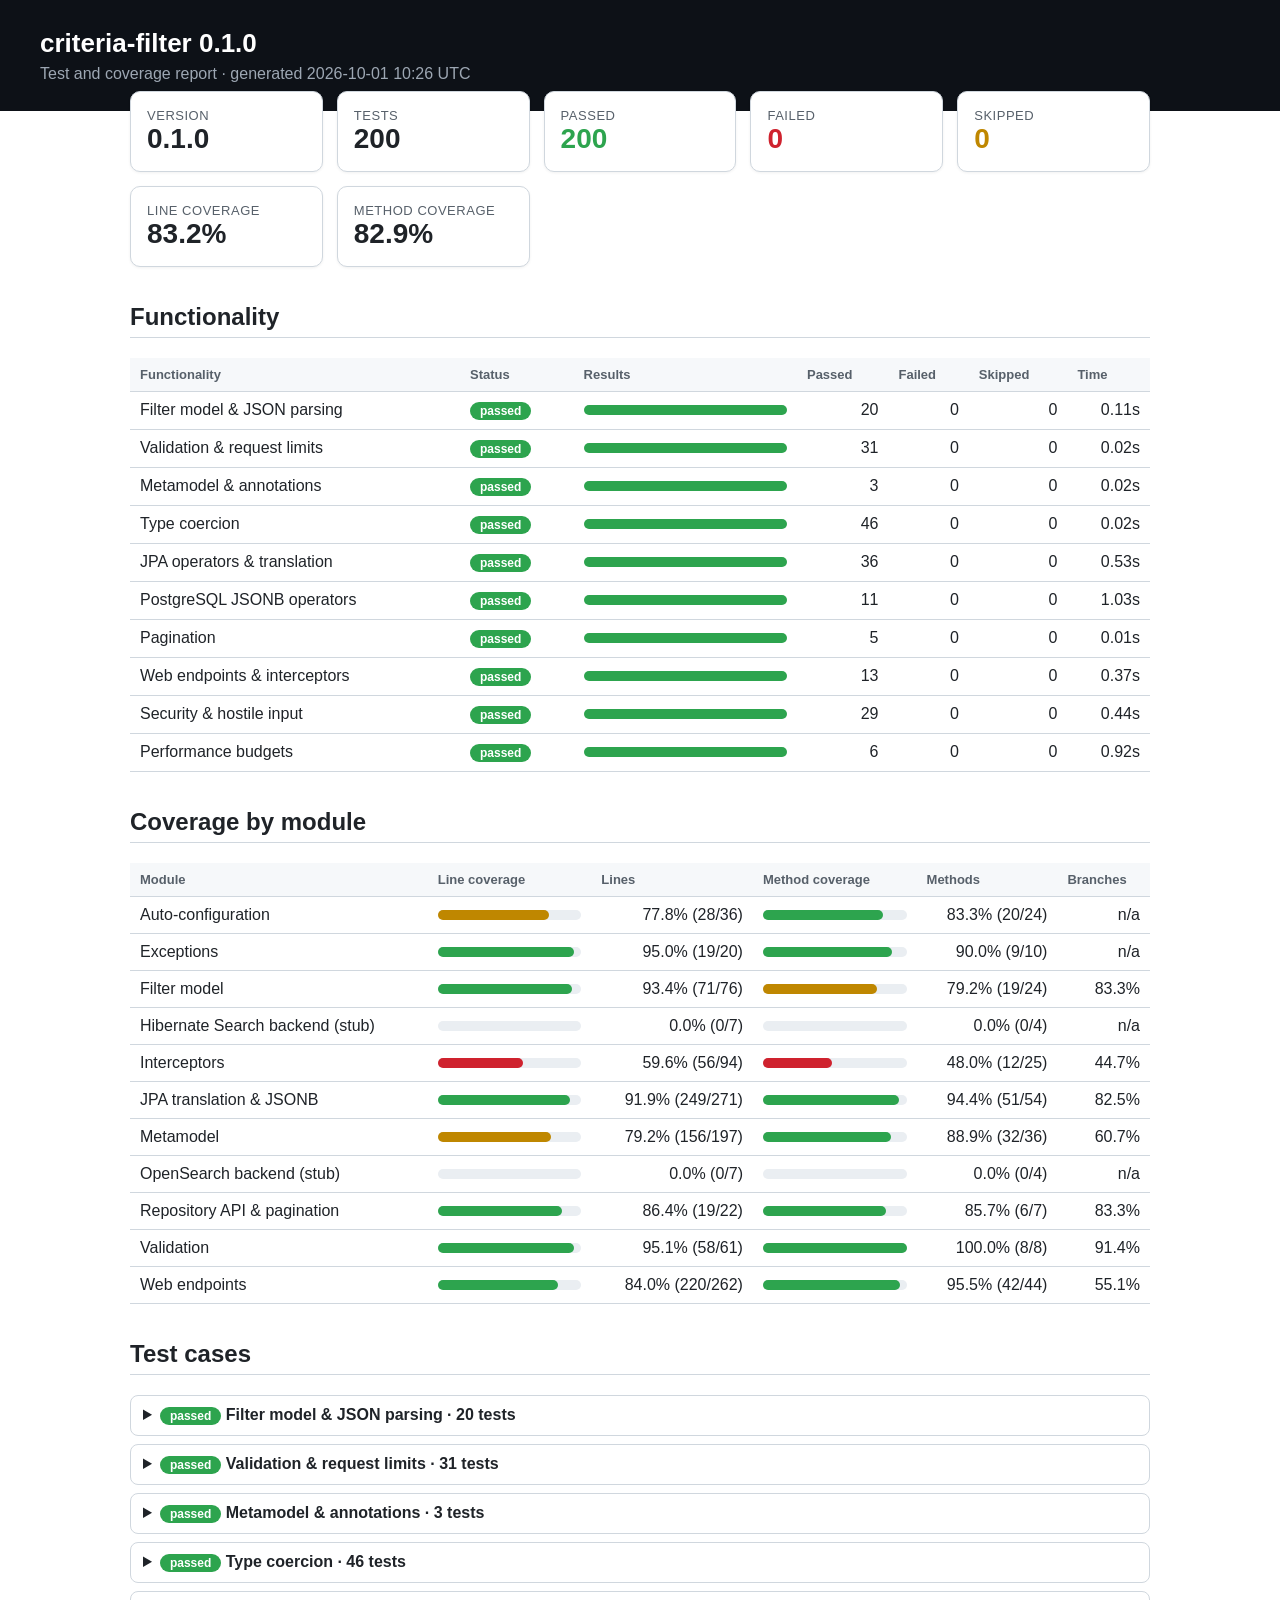
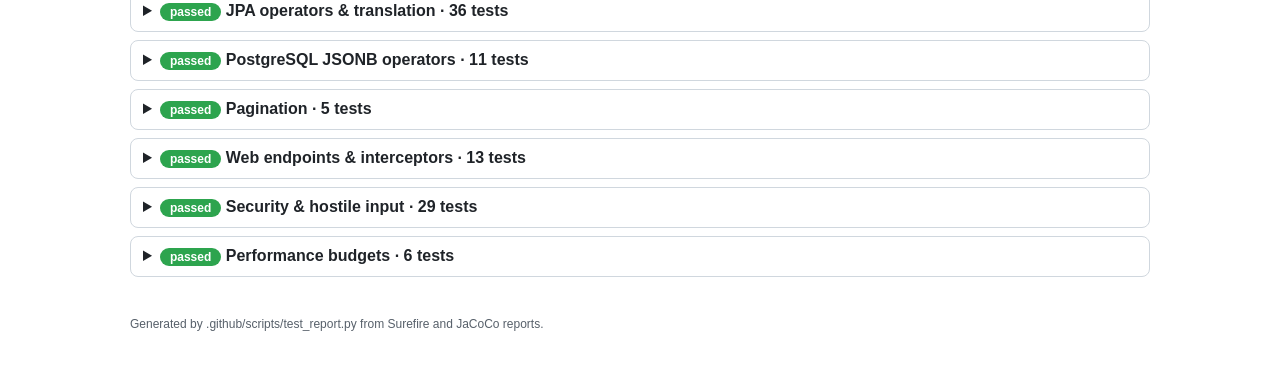
<file: docs/static/report/index.html>
<!doctype html><html lang=en><head><meta charset=utf-8><meta name=viewport content='width=device-width,initial-scale=1'><title>criteria-filter 0.1.0 test report</title><style>
:root{--ok:#2da44e;--fail:#cf222e;--skip:#bf8700;--muted:#57606a;--bg:#f6f8fa;--line:#d0d7de}
*{box-sizing:border-box}body{font-family:-apple-system,BlinkMacSystemFont,"Segoe UI",Helvetica,Arial,sans-serif;margin:0;color:#1f2328;background:#fff}
header{background:#0d1117;color:#fff;padding:28px 40px}header h1{margin:0 0 6px;font-size:26px}header p{margin:0;color:#9da7b3}
main{max-width:1100px;margin:0 auto;padding:24px 40px 60px}h2{margin-top:36px;border-bottom:1px solid var(--line);padding-bottom:6px}
.cards{display:grid;grid-template-columns:repeat(auto-fit,minmax(170px,1fr));gap:14px;margin-top:-44px}
.card{background:#fff;border:1px solid var(--line);border-radius:10px;padding:16px;box-shadow:0 1px 3px rgba(0,0,0,.06)}
.card .v{font-size:28px;font-weight:600}.card .l{color:var(--muted);font-size:13px;text-transform:uppercase;letter-spacing:.04em}
table{width:100%;border-collapse:collapse;margin-top:12px}th,td{text-align:left;padding:9px 10px;border-bottom:1px solid var(--line);vertical-align:middle}
th{background:var(--bg);font-size:13px;color:var(--muted)}td.n{text-align:right;font-variant-numeric:tabular-nums;white-space:nowrap}
.chip{display:inline-block;padding:2px 10px;border-radius:999px;font-size:12px;font-weight:600;color:#fff}
.passed{background:var(--ok)}.failed{background:var(--fail)}.skipped,.missing{background:var(--skip)}
.bar{display:flex;height:10px;border-radius:5px;overflow:hidden;background:#eaeef2;min-width:140px}.bar span{display:block}
.meter{position:relative;height:10px;border-radius:5px;background:#eaeef2;min-width:120px}.meter span{position:absolute;inset:0 auto 0 0;border-radius:5px}
details{border:1px solid var(--line);border-radius:8px;margin:8px 0;padding:0 12px}summary{cursor:pointer;padding:10px 0;font-weight:600}
details table{margin:0 0 10px}.msg{color:var(--fail);font-size:12px;font-family:ui-monospace,monospace}
footer{color:var(--muted);font-size:12px;margin-top:40px}
</style></head><body>
<header><h1>criteria-filter 0.1.0</h1><p>Test and coverage report &middot; generated 2026-10-01 10:26 UTC</p></header><main>
<div class="cards"><div class="card"><div class="l">Version</div><div class="v">0.1.0</div></div><div class="card"><div class="l">Tests</div><div class="v">200</div></div><div class="card"><div class="l">Passed</div><div class="v"><span style="color:var(--ok)">200</span></div></div><div class="card"><div class="l">Failed</div><div class="v"><span style="color:var(--fail)">0</span></div></div><div class="card"><div class="l">Skipped</div><div class="v"><span style="color:var(--skip)">0</span></div></div><div class="card"><div class="l">Line coverage</div><div class="v">83.2%</div></div><div class="card"><div class="l">Method coverage</div><div class="v">82.9%</div></div></div>
<h2>Functionality</h2><table><tr><th>Functionality</th><th>Status</th><th>Results</th><th class=n>Passed</th><th class=n>Failed</th><th class=n>Skipped</th><th class=n>Time</th></tr>
<tr><td>Filter model &amp; JSON parsing</td><td><span class="chip passed">passed</span></td><td><div class="bar"><span class="passed" style="width:100.00%"></span></div></td><td class=n>20</td><td class=n>0</td><td class=n>0</td><td class=n>0.11s</td></tr>
<tr><td>Validation &amp; request limits</td><td><span class="chip passed">passed</span></td><td><div class="bar"><span class="passed" style="width:100.00%"></span></div></td><td class=n>31</td><td class=n>0</td><td class=n>0</td><td class=n>0.02s</td></tr>
<tr><td>Metamodel &amp; annotations</td><td><span class="chip passed">passed</span></td><td><div class="bar"><span class="passed" style="width:100.00%"></span></div></td><td class=n>3</td><td class=n>0</td><td class=n>0</td><td class=n>0.02s</td></tr>
<tr><td>Type coercion</td><td><span class="chip passed">passed</span></td><td><div class="bar"><span class="passed" style="width:100.00%"></span></div></td><td class=n>46</td><td class=n>0</td><td class=n>0</td><td class=n>0.02s</td></tr>
<tr><td>JPA operators &amp; translation</td><td><span class="chip passed">passed</span></td><td><div class="bar"><span class="passed" style="width:100.00%"></span></div></td><td class=n>36</td><td class=n>0</td><td class=n>0</td><td class=n>0.53s</td></tr>
<tr><td>PostgreSQL JSONB operators</td><td><span class="chip passed">passed</span></td><td><div class="bar"><span class="passed" style="width:100.00%"></span></div></td><td class=n>11</td><td class=n>0</td><td class=n>0</td><td class=n>1.03s</td></tr>
<tr><td>Pagination</td><td><span class="chip passed">passed</span></td><td><div class="bar"><span class="passed" style="width:100.00%"></span></div></td><td class=n>5</td><td class=n>0</td><td class=n>0</td><td class=n>0.01s</td></tr>
<tr><td>Web endpoints &amp; interceptors</td><td><span class="chip passed">passed</span></td><td><div class="bar"><span class="passed" style="width:100.00%"></span></div></td><td class=n>13</td><td class=n>0</td><td class=n>0</td><td class=n>0.37s</td></tr>
<tr><td>Security &amp; hostile input</td><td><span class="chip passed">passed</span></td><td><div class="bar"><span class="passed" style="width:100.00%"></span></div></td><td class=n>29</td><td class=n>0</td><td class=n>0</td><td class=n>0.44s</td></tr>
<tr><td>Performance budgets</td><td><span class="chip passed">passed</span></td><td><div class="bar"><span class="passed" style="width:100.00%"></span></div></td><td class=n>6</td><td class=n>0</td><td class=n>0</td><td class=n>0.92s</td></tr>
</table>
<h2>Coverage by module</h2><table><tr><th>Module</th><th>Line coverage</th><th class=n>Lines</th><th>Method coverage</th><th class=n>Methods</th><th class=n>Branches</th></tr>
<tr><td>Auto-configuration</td><td><div class="meter"><span style="width:77.8%;background:var(--skip)"></span></div></td><td class=n>77.8% (28/36)</td><td><div class="meter"><span style="width:83.3%;background:var(--ok)"></span></div></td><td class=n>83.3% (20/24)</td><td class=n>n/a</td></tr>
<tr><td>Exceptions</td><td><div class="meter"><span style="width:95.0%;background:var(--ok)"></span></div></td><td class=n>95.0% (19/20)</td><td><div class="meter"><span style="width:90.0%;background:var(--ok)"></span></div></td><td class=n>90.0% (9/10)</td><td class=n>n/a</td></tr>
<tr><td>Filter model</td><td><div class="meter"><span style="width:93.4%;background:var(--ok)"></span></div></td><td class=n>93.4% (71/76)</td><td><div class="meter"><span style="width:79.2%;background:var(--skip)"></span></div></td><td class=n>79.2% (19/24)</td><td class=n>83.3%</td></tr>
<tr><td>Hibernate Search backend (stub)</td><td><div class="meter"><span style="width:0.0%;background:var(--fail)"></span></div></td><td class=n>0.0% (0/7)</td><td><div class="meter"><span style="width:0.0%;background:var(--fail)"></span></div></td><td class=n>0.0% (0/4)</td><td class=n>n/a</td></tr>
<tr><td>Interceptors</td><td><div class="meter"><span style="width:59.6%;background:var(--fail)"></span></div></td><td class=n>59.6% (56/94)</td><td><div class="meter"><span style="width:48.0%;background:var(--fail)"></span></div></td><td class=n>48.0% (12/25)</td><td class=n>44.7%</td></tr>
<tr><td>JPA translation &amp; JSONB</td><td><div class="meter"><span style="width:91.9%;background:var(--ok)"></span></div></td><td class=n>91.9% (249/271)</td><td><div class="meter"><span style="width:94.4%;background:var(--ok)"></span></div></td><td class=n>94.4% (51/54)</td><td class=n>82.5%</td></tr>
<tr><td>Metamodel</td><td><div class="meter"><span style="width:79.2%;background:var(--skip)"></span></div></td><td class=n>79.2% (156/197)</td><td><div class="meter"><span style="width:88.9%;background:var(--ok)"></span></div></td><td class=n>88.9% (32/36)</td><td class=n>60.7%</td></tr>
<tr><td>OpenSearch backend (stub)</td><td><div class="meter"><span style="width:0.0%;background:var(--fail)"></span></div></td><td class=n>0.0% (0/7)</td><td><div class="meter"><span style="width:0.0%;background:var(--fail)"></span></div></td><td class=n>0.0% (0/4)</td><td class=n>n/a</td></tr>
<tr><td>Repository API &amp; pagination</td><td><div class="meter"><span style="width:86.4%;background:var(--ok)"></span></div></td><td class=n>86.4% (19/22)</td><td><div class="meter"><span style="width:85.7%;background:var(--ok)"></span></div></td><td class=n>85.7% (6/7)</td><td class=n>83.3%</td></tr>
<tr><td>Validation</td><td><div class="meter"><span style="width:95.1%;background:var(--ok)"></span></div></td><td class=n>95.1% (58/61)</td><td><div class="meter"><span style="width:100.0%;background:var(--ok)"></span></div></td><td class=n>100.0% (8/8)</td><td class=n>91.4%</td></tr>
<tr><td>Web endpoints</td><td><div class="meter"><span style="width:84.0%;background:var(--ok)"></span></div></td><td class=n>84.0% (220/262)</td><td><div class="meter"><span style="width:95.5%;background:var(--ok)"></span></div></td><td class=n>95.5% (42/44)</td><td class=n>55.1%</td></tr>
</table>
<h2>Test cases</h2>
<details><summary><span class="chip passed">passed</span> Filter model &amp; JSON parsing &middot; 20 tests</summary><table><tr><th>Class</th><th>Test</th><th>Status</th><th class=n>Time</th></tr>
<tr><td>FilterGroupNestedTest</td><td>deserializesDeeplyNestedGroups</td><td><span class="chip passed">passed</span></td><td class=n>0.005s</td></tr>
<tr><td>FilterGroupNestedTest</td><td>deserializesFilterRequestWithNestedFilter</td><td><span class="chip passed">passed</span></td><td class=n>0.004s</td></tr>
<tr><td>FilterGroupNestedTest</td><td>deserializesIhoStyleAndGroup</td><td><span class="chip passed">passed</span></td><td class=n>0.004s</td></tr>
<tr><td>FilterGroupNestedTest</td><td>deserializesIhoStyleOrGroup</td><td><span class="chip passed">passed</span></td><td class=n>0.004s</td></tr>
<tr><td>FilterGroupNestedTest</td><td>deserializesNestedAndOrGroups</td><td><span class="chip passed">passed</span></td><td class=n>0.004s</td></tr>
<tr><td>FilterGroupNestedTest</td><td>factoryMethodsCreateCorrectGroups</td><td><span class="chip passed">passed</span></td><td class=n>0.000s</td></tr>
<tr><td>FilterGroupNestedTest</td><td>roundTripsNestedStructure</td><td><span class="chip passed">passed</span></td><td class=n>0.006s</td></tr>
<tr><td>FilterGroupNestedTest</td><td>serializesToIhoStyleJson</td><td><span class="chip passed">passed</span></td><td class=n>0.004s</td></tr>
<tr><td>FilterGroupNestedTest</td><td>supportsLegacyCombinatorSyntax</td><td><span class="chip passed">passed</span></td><td class=n>0.007s</td></tr>
<tr><td>FilterRequestJsonTest</td><td>duplicateKeysUseLastValue</td><td><span class="chip passed">passed</span></td><td class=n>0.003s</td></tr>
<tr><td>FilterRequestJsonTest</td><td>groupWithoutCombinatorDefaultsToAnd</td><td><span class="chip passed">passed</span></td><td class=n>0.007s</td></tr>
<tr><td>FilterRequestJsonTest</td><td>nullChildrenAreRejected</td><td><span class="chip passed">passed</span></td><td class=n>0.004s</td></tr>
<tr><td>FilterRequestJsonTest</td><td>parsesExplicitCombinatorSyntax</td><td><span class="chip passed">passed</span></td><td class=n>0.006s</td></tr>
<tr><td>FilterRequestJsonTest</td><td>parsesSingleCondition</td><td><span class="chip passed">passed</span></td><td class=n>0.007s</td></tr>
<tr><td>FilterRequestJsonTest</td><td>preservesJsonOperandTypes</td><td><span class="chip passed">passed</span></td><td class=n>0.003s</td></tr>
<tr><td>FilterRequestJsonTest</td><td>prototypePollutionKeysAreInertInJava</td><td><span class="chip passed">passed</span></td><td class=n>0.005s</td></tr>
<tr><td>FilterRequestJsonTest</td><td>rejectsAmbiguousGroupSyntax</td><td><span class="chip passed">passed</span></td><td class=n>0.007s</td></tr>
<tr><td>FilterRequestJsonTest</td><td>rejectsUnknownCombinator</td><td><span class="chip passed">passed</span></td><td class=n>0.013s</td></tr>
<tr><td>FilterRequestJsonTest</td><td>rejectsUnknownOrLowercaseOperators</td><td><span class="chip passed">passed</span></td><td class=n>0.005s</td></tr>
<tr><td>FilterRequestJsonTest</td><td>roundTripsNestedTree</td><td><span class="chip passed">passed</span></td><td class=n>0.010s</td></tr>
</table></details>
<details><summary><span class="chip passed">passed</span> Validation &amp; request limits &middot; 31 tests</summary><table><tr><th>Class</th><th>Test</th><th>Status</th><th class=n>Time</th></tr>
<tr><td>FilterValidatorHardeningTest</td><td>acceptsEmptyGroupsAndContradictions</td><td><span class="chip passed">passed</span></td><td class=n>0.001s</td></tr>
<tr><td>FilterValidatorHardeningTest</td><td>acceptsMaximumDepth</td><td><span class="chip passed">passed</span></td><td class=n>0.000s</td></tr>
<tr><td>FilterValidatorHardeningTest</td><td>depthLimitAlsoAppliesToEmptyGroups</td><td><span class="chip passed">passed</span></td><td class=n>0.000s</td></tr>
<tr><td>FilterValidatorHardeningTest</td><td>emptyValuesListIsRejectedForIn</td><td><span class="chip passed">passed</span></td><td class=n>0.000s</td></tr>
<tr><td>FilterValidatorHardeningTest</td><td>jsonArrayContainsAcceptsOptionalPath</td><td><span class="chip passed">passed</span></td><td class=n>0.000s</td></tr>
<tr><td>FilterValidatorHardeningTest</td><td>limitsAreConfigurable</td><td><span class="chip passed">passed</span></td><td class=n>0.001s</td></tr>
<tr><td>FilterValidatorHardeningTest</td><td>limitsTotalConditionsAcrossTheTree</td><td><span class="chip passed">passed</span></td><td class=n>0.003s</td></tr>
<tr><td>FilterValidatorHardeningTest</td><td>limitsValuesPerCondition</td><td><span class="chip passed">passed</span></td><td class=n>0.001s</td></tr>
<tr><td>FilterValidatorHardeningTest</td><td>rejectsBlankField(String)[1]</td><td><span class="chip passed">passed</span></td><td class=n>0.001s</td></tr>
<tr><td>FilterValidatorHardeningTest</td><td>rejectsBlankField(String)[2]</td><td><span class="chip passed">passed</span></td><td class=n>0.000s</td></tr>
<tr><td>FilterValidatorHardeningTest</td><td>rejectsExcessiveDepth</td><td><span class="chip passed">passed</span></td><td class=n>0.002s</td></tr>
<tr><td>FilterValidatorHardeningTest</td><td>rejectsFieldNamesOutsideTheWhitelist(String)[1]</td><td><span class="chip passed">passed</span></td><td class=n>0.001s</td></tr>
<tr><td>FilterValidatorHardeningTest</td><td>rejectsFieldNamesOutsideTheWhitelist(String)[2]</td><td><span class="chip passed">passed</span></td><td class=n>0.000s</td></tr>
<tr><td>FilterValidatorHardeningTest</td><td>rejectsFieldNamesOutsideTheWhitelist(String)[3]</td><td><span class="chip passed">passed</span></td><td class=n>0.000s</td></tr>
<tr><td>FilterValidatorHardeningTest</td><td>rejectsFieldNamesOutsideTheWhitelist(String)[4]</td><td><span class="chip passed">passed</span></td><td class=n>0.000s</td></tr>
<tr><td>FilterValidatorHardeningTest</td><td>rejectsFieldNamesOutsideTheWhitelist(String)[5]</td><td><span class="chip passed">passed</span></td><td class=n>0.000s</td></tr>
<tr><td>FilterValidatorHardeningTest</td><td>rejectsFieldNamesOutsideTheWhitelist(String)[6]</td><td><span class="chip passed">passed</span></td><td class=n>0.001s</td></tr>
<tr><td>FilterValidatorHardeningTest</td><td>rejectsFieldNamesOutsideTheWhitelist(String)[7]</td><td><span class="chip passed">passed</span></td><td class=n>0.000s</td></tr>
<tr><td>FilterValidatorHardeningTest</td><td>rejectsFieldNamesOutsideTheWhitelist(String)[8]</td><td><span class="chip passed">passed</span></td><td class=n>0.001s</td></tr>
<tr><td>FilterValidatorHardeningTest</td><td>rejectsMissingOperator</td><td><span class="chip passed">passed</span></td><td class=n>0.000s</td></tr>
<tr><td>FilterValidatorHardeningTest</td><td>rejectsMissingRequestOrFilter</td><td><span class="chip passed">passed</span></td><td class=n>0.000s</td></tr>
<tr><td>FilterValidatorHardeningTest</td><td>rejectsNulCharacters</td><td><span class="chip passed">passed</span></td><td class=n>0.001s</td></tr>
<tr><td>FilterValidatorHardeningTest</td><td>rejectsNullChildNode</td><td><span class="chip passed">passed</span></td><td class=n>0.000s</td></tr>
<tr><td>FilterValidatorHardeningTest</td><td>rejectsNullField</td><td><span class="chip passed">passed</span></td><td class=n>0.000s</td></tr>
<tr><td>FilterValidatorHardeningTest</td><td>rejectsNullOperandsInLists</td><td><span class="chip passed">passed</span></td><td class=n>0.000s</td></tr>
<tr><td>FilterValidatorHardeningTest</td><td>rejectsValueAndValuesTogether</td><td><span class="chip passed">passed</span></td><td class=n>0.001s</td></tr>
<tr><td>FilterValidatorHardeningTest</td><td>singleNullValueIsReportedAsMissingValue</td><td><span class="chip passed">passed</span></td><td class=n>0.001s</td></tr>
<tr><td>FilterValidatorTest</td><td>acceptsValidNestedRequest</td><td><span class="chip passed">passed</span></td><td class=n>0.000s</td></tr>
<tr><td>FilterValidatorTest</td><td>rejectsUnknownField</td><td><span class="chip passed">passed</span></td><td class=n>0.000s</td></tr>
<tr><td>FilterValidatorTest</td><td>rejectsUnsupportedOperatorForField</td><td><span class="chip passed">passed</span></td><td class=n>0.001s</td></tr>
<tr><td>FilterValidatorTest</td><td>rejectsWrongArity</td><td><span class="chip passed">passed</span></td><td class=n>0.001s</td></tr>
</table></details>
<details><summary><span class="chip passed">passed</span> Metamodel &amp; annotations &middot; 3 tests</summary><table><tr><th>Class</th><th>Test</th><th>Status</th><th class=n>Time</th></tr>
<tr><td>EntityFilterMetadataBuilderTest</td><td>failsFastWhenAnnotatedFieldMissingOnEntity</td><td><span class="chip passed">passed</span></td><td class=n>0.002s</td></tr>
<tr><td>EntityFilterMetadataBuilderTest</td><td>infersOperatorsAndExcludesUnannotatedFields</td><td><span class="chip passed">passed</span></td><td class=n>0.006s</td></tr>
<tr><td>EntityFilterMetadataBuilderTest</td><td>resolvesDatePatternPerBackend</td><td><span class="chip passed">passed</span></td><td class=n>0.008s</td></tr>
</table></details>
<details><summary><span class="chip passed">passed</span> Type coercion &middot; 46 tests</summary><table><tr><th>Class</th><th>Test</th><th>Status</th><th class=n>Time</th></tr>
<tr><td>ValueCoercionTest</td><td>acceptsFiniteFloatingPointBoundaries</td><td><span class="chip passed">passed</span></td><td class=n>0.001s</td></tr>
<tr><td>ValueCoercionTest</td><td>bigIntegerRejectsFractions</td><td><span class="chip passed">passed</span></td><td class=n>0.001s</td></tr>
<tr><td>ValueCoercionTest</td><td>coercesArbitraryPrecisionNumbers</td><td><span class="chip passed">passed</span></td><td class=n>0.001s</td></tr>
<tr><td>ValueCoercionTest</td><td>coercesEnumsCaseSensitively</td><td><span class="chip passed">passed</span></td><td class=n>0.000s</td></tr>
<tr><td>ValueCoercionTest</td><td>coercesFalseString</td><td><span class="chip passed">passed</span></td><td class=n>0.000s</td></tr>
<tr><td>ValueCoercionTest</td><td>coercesIntegralBoundaries</td><td><span class="chip passed">passed</span></td><td class=n>0.001s</td></tr>
<tr><td>ValueCoercionTest</td><td>coercesStringsAndUnicodeUnchanged</td><td><span class="chip passed">passed</span></td><td class=n>0.000s</td></tr>
<tr><td>ValueCoercionTest</td><td>coercesTemporalTypesWithTimezones</td><td><span class="chip passed">passed</span></td><td class=n>0.005s</td></tr>
<tr><td>ValueCoercionTest</td><td>coercesTrueStrings(String)[1]</td><td><span class="chip passed">passed</span></td><td class=n>0.000s</td></tr>
<tr><td>ValueCoercionTest</td><td>coercesTrueStrings(String)[2]</td><td><span class="chip passed">passed</span></td><td class=n>0.000s</td></tr>
<tr><td>ValueCoercionTest</td><td>coercesTrueStrings(String)[3]</td><td><span class="chip passed">passed</span></td><td class=n>0.000s</td></tr>
<tr><td>ValueCoercionTest</td><td>coercesUuid</td><td><span class="chip passed">passed</span></td><td class=n>0.000s</td></tr>
<tr><td>ValueCoercionTest</td><td>localDateTimeRejectsZonedOrPartialValues(String)[1]</td><td><span class="chip passed">passed</span></td><td class=n>0.001s</td></tr>
<tr><td>ValueCoercionTest</td><td>localDateTimeRejectsZonedOrPartialValues(String)[2]</td><td><span class="chip passed">passed</span></td><td class=n>0.000s</td></tr>
<tr><td>ValueCoercionTest</td><td>localDateTimeRejectsZonedOrPartialValues(String)[3]</td><td><span class="chip passed">passed</span></td><td class=n>0.001s</td></tr>
<tr><td>ValueCoercionTest</td><td>nullStaysNull</td><td><span class="chip passed">passed</span></td><td class=n>0.000s</td></tr>
<tr><td>ValueCoercionTest</td><td>passesStructuredValuesThroughForStructuredTypes</td><td><span class="chip passed">passed</span></td><td class=n>0.001s</td></tr>
<tr><td>ValueCoercionTest</td><td>rejectsExtremeArbitraryPrecisionNumbers(String)[1]</td><td><span class="chip passed">passed</span></td><td class=n>0.001s</td></tr>
<tr><td>ValueCoercionTest</td><td>rejectsExtremeArbitraryPrecisionNumbers(String)[2]</td><td><span class="chip passed">passed</span></td><td class=n>0.000s</td></tr>
<tr><td>ValueCoercionTest</td><td>rejectsExtremeArbitraryPrecisionNumbers(String)[3]</td><td><span class="chip passed">passed</span></td><td class=n>0.001s</td></tr>
<tr><td>ValueCoercionTest</td><td>rejectsInvalidLocalDates(String)[1]</td><td><span class="chip passed">passed</span></td><td class=n>0.001s</td></tr>
<tr><td>ValueCoercionTest</td><td>rejectsInvalidLocalDates(String)[2]</td><td><span class="chip passed">passed</span></td><td class=n>0.000s</td></tr>
<tr><td>ValueCoercionTest</td><td>rejectsInvalidLocalDates(String)[3]</td><td><span class="chip passed">passed</span></td><td class=n>0.001s</td></tr>
<tr><td>ValueCoercionTest</td><td>rejectsInvalidLocalDates(String)[4]</td><td><span class="chip passed">passed</span></td><td class=n>0.000s</td></tr>
<tr><td>ValueCoercionTest</td><td>rejectsInvalidLocalDates(String)[5]</td><td><span class="chip passed">passed</span></td><td class=n>0.000s</td></tr>
<tr><td>ValueCoercionTest</td><td>rejectsLongOverflow</td><td><span class="chip passed">passed</span></td><td class=n>0.000s</td></tr>
<tr><td>ValueCoercionTest</td><td>rejectsNonBooleanStrings(String)[1]</td><td><span class="chip passed">passed</span></td><td class=n>0.001s</td></tr>
<tr><td>ValueCoercionTest</td><td>rejectsNonBooleanStrings(String)[2]</td><td><span class="chip passed">passed</span></td><td class=n>0.000s</td></tr>
<tr><td>ValueCoercionTest</td><td>rejectsNonBooleanStrings(String)[3]</td><td><span class="chip passed">passed</span></td><td class=n>0.000s</td></tr>
<tr><td>ValueCoercionTest</td><td>rejectsNonBooleanStrings(String)[4]</td><td><span class="chip passed">passed</span></td><td class=n>0.000s</td></tr>
<tr><td>ValueCoercionTest</td><td>rejectsNonBooleanStrings(String)[5]</td><td><span class="chip passed">passed</span></td><td class=n>0.000s</td></tr>
<tr><td>ValueCoercionTest</td><td>rejectsNonFiniteBigDecimal(String)[1]</td><td><span class="chip passed">passed</span></td><td class=n>0.000s</td></tr>
<tr><td>ValueCoercionTest</td><td>rejectsNonFiniteBigDecimal(String)[2]</td><td><span class="chip passed">passed</span></td><td class=n>0.001s</td></tr>
<tr><td>ValueCoercionTest</td><td>rejectsNonFiniteBigDecimal(String)[3]</td><td><span class="chip passed">passed</span></td><td class=n>0.000s</td></tr>
<tr><td>ValueCoercionTest</td><td>rejectsNonFiniteFloatingPoint(String)[1]</td><td><span class="chip passed">passed</span></td><td class=n>0.000s</td></tr>
<tr><td>ValueCoercionTest</td><td>rejectsNonFiniteFloatingPoint(String)[2]</td><td><span class="chip passed">passed</span></td><td class=n>0.000s</td></tr>
<tr><td>ValueCoercionTest</td><td>rejectsNonFiniteFloatingPoint(String)[3]</td><td><span class="chip passed">passed</span></td><td class=n>0.000s</td></tr>
<tr><td>ValueCoercionTest</td><td>rejectsNonFiniteFloatingPoint(String)[4]</td><td><span class="chip passed">passed</span></td><td class=n>0.001s</td></tr>
<tr><td>ValueCoercionTest</td><td>rejectsNumericBoolean</td><td><span class="chip passed">passed</span></td><td class=n>0.002s</td></tr>
<tr><td>ValueCoercionTest</td><td>rejectsOverflowingOrMalformedIntegers(String)[1]</td><td><span class="chip passed">passed</span></td><td class=n>0.001s</td></tr>
<tr><td>ValueCoercionTest</td><td>rejectsOverflowingOrMalformedIntegers(String)[2]</td><td><span class="chip passed">passed</span></td><td class=n>0.000s</td></tr>
<tr><td>ValueCoercionTest</td><td>rejectsOverflowingOrMalformedIntegers(String)[3]</td><td><span class="chip passed">passed</span></td><td class=n>0.000s</td></tr>
<tr><td>ValueCoercionTest</td><td>rejectsOverflowingOrMalformedIntegers(String)[4]</td><td><span class="chip passed">passed</span></td><td class=n>0.000s</td></tr>
<tr><td>ValueCoercionTest</td><td>rejectsOverflowingOrMalformedIntegers(String)[5]</td><td><span class="chip passed">passed</span></td><td class=n>0.000s</td></tr>
<tr><td>ValueCoercionTest</td><td>rejectsOverflowingOrMalformedIntegers(String)[6]</td><td><span class="chip passed">passed</span></td><td class=n>0.000s</td></tr>
<tr><td>ValueCoercionTest</td><td>rejectsStructuredValuesForScalarTypes</td><td><span class="chip passed">passed</span></td><td class=n>0.001s</td></tr>
</table></details>
<details><summary><span class="chip passed">passed</span> JPA operators &amp; translation &middot; 36 tests</summary><table><tr><th>Class</th><th>Test</th><th>Status</th><th class=n>Time</th></tr>
<tr><td>JpaCriteriaRepositoryIntegrationTest</td><td>combinesWithOrAndPaginatesWithHasMore</td><td><span class="chip passed">passed</span></td><td class=n>0.005s</td></tr>
<tr><td>JpaCriteriaRepositoryIntegrationTest</td><td>filtersByInList</td><td><span class="chip passed">passed</span></td><td class=n>0.006s</td></tr>
<tr><td>JpaCriteriaRepositoryIntegrationTest</td><td>filtersByInstantComparison</td><td><span class="chip passed">passed</span></td><td class=n>0.030s</td></tr>
<tr><td>JpaCriteriaRepositoryIntegrationTest</td><td>filtersByLikeAndEnum</td><td><span class="chip passed">passed</span></td><td class=n>0.004s</td></tr>
<tr><td>JpaCriteriaRepositoryIntegrationTest</td><td>filtersByNumericBetweenWithStringOperands</td><td><span class="chip passed">passed</span></td><td class=n>0.007s</td></tr>
<tr><td>JpaCriteriaRepositoryIntegrationTest</td><td>filtersWithDeeplyNestedGroups</td><td><span class="chip passed">passed</span></td><td class=n>0.006s</td></tr>
<tr><td>JpaCriteriaRepositoryIntegrationTest</td><td>filtersWithNestedAndOrGroups</td><td><span class="chip passed">passed</span></td><td class=n>0.019s</td></tr>
<tr><td>JpaCriteriaRepositoryIntegrationTest</td><td>filtersWithTripleLevelNesting</td><td><span class="chip passed">passed</span></td><td class=n>0.007s</td></tr>
<tr><td>JpaOperatorCoverageIntegrationTest</td><td>ambiguousBooleansAreRejected</td><td><span class="chip passed">passed</span></td><td class=n>0.010s</td></tr>
<tr><td>JpaOperatorCoverageIntegrationTest</td><td>associationsCompareByIdentifier</td><td><span class="chip passed">passed</span></td><td class=n>0.023s</td></tr>
<tr><td>JpaOperatorCoverageIntegrationTest</td><td>booleans</td><td><span class="chip passed">passed</span></td><td class=n>0.016s</td></tr>
<tr><td>JpaOperatorCoverageIntegrationTest</td><td>comparisonOperators</td><td><span class="chip passed">passed</span></td><td class=n>0.015s</td></tr>
<tr><td>JpaOperatorCoverageIntegrationTest</td><td>contradictionsAndDuplicates</td><td><span class="chip passed">passed</span></td><td class=n>0.021s</td></tr>
<tr><td>JpaOperatorCoverageIntegrationTest</td><td>emptyGroupsFollowBooleanIdentities</td><td><span class="chip passed">passed</span></td><td class=n>0.020s</td></tr>
<tr><td>JpaOperatorCoverageIntegrationTest</td><td>eqAndNe</td><td><span class="chip passed">passed</span></td><td class=n>0.016s</td></tr>
<tr><td>JpaOperatorCoverageIntegrationTest</td><td>floatingPointValues</td><td><span class="chip passed">passed</span></td><td class=n>0.017s</td></tr>
<tr><td>JpaOperatorCoverageIntegrationTest</td><td>inAndBetween</td><td><span class="chip passed">passed</span></td><td class=n>0.020s</td></tr>
<tr><td>JpaOperatorCoverageIntegrationTest</td><td>injectionAttemptsInValuesAreBoundAsLiterals</td><td><span class="chip passed">passed</span></td><td class=n>0.022s</td></tr>
<tr><td>JpaOperatorCoverageIntegrationTest</td><td>instantsAcceptOffsets</td><td><span class="chip passed">passed</span></td><td class=n>0.013s</td></tr>
<tr><td>JpaOperatorCoverageIntegrationTest</td><td>integerBoundaries</td><td><span class="chip passed">passed</span></td><td class=n>0.017s</td></tr>
<tr><td>JpaOperatorCoverageIntegrationTest</td><td>likeIsCaseInsensitiveContains</td><td><span class="chip passed">passed</span></td><td class=n>0.018s</td></tr>
<tr><td>JpaOperatorCoverageIntegrationTest</td><td>likeTreatsWildcardsLiterally</td><td><span class="chip passed">passed</span></td><td class=n>0.021s</td></tr>
<tr><td>JpaOperatorCoverageIntegrationTest</td><td>localDates</td><td><span class="chip passed">passed</span></td><td class=n>0.016s</td></tr>
<tr><td>JpaOperatorCoverageIntegrationTest</td><td>neExcludesNullsLikeSql</td><td><span class="chip passed">passed</span></td><td class=n>0.012s</td></tr>
<tr><td>JpaOperatorCoverageIntegrationTest</td><td>nestedAndOr</td><td><span class="chip passed">passed</span></td><td class=n>0.020s</td></tr>
<tr><td>JpaOperatorCoverageIntegrationTest</td><td>nonFiniteNumbersAreRejected</td><td><span class="chip passed">passed</span></td><td class=n>0.061s</td></tr>
<tr><td>JpaOperatorCoverageIntegrationTest</td><td>nullChecks</td><td><span class="chip passed">passed</span></td><td class=n>0.012s</td></tr>
<tr><td>JpaOperatorCoverageIntegrationTest</td><td>offsetDateTimesCompareByInstantAcrossTimezones</td><td><span class="chip passed">passed</span></td><td class=n>0.018s</td></tr>
<tr><td>JpaOperatorCoverageIntegrationTest</td><td>paginationReportsHasMore</td><td><span class="chip passed">passed</span></td><td class=n>0.016s</td></tr>
<tr><td>JpaOperatorCoverageIntegrationTest</td><td>structuredValuesForScalarFieldsAreRejected</td><td><span class="chip passed">passed</span></td><td class=n>0.012s</td></tr>
<tr><td>JpaOperatorCoverageIntegrationTest</td><td>unicodeStrings</td><td><span class="chip passed">passed</span></td><td class=n>0.015s</td></tr>
<tr><td>JpaOperatorCoverageIntegrationTest</td><td>uuids</td><td><span class="chip passed">passed</span></td><td class=n>0.019s</td></tr>
<tr><td>LikePatternsTest</td><td>emptyValueMatchesEverything</td><td><span class="chip passed">passed</span></td><td class=n>0.000s</td></tr>
<tr><td>LikePatternsTest</td><td>escapesUserSuppliedWildcards</td><td><span class="chip passed">passed</span></td><td class=n>0.000s</td></tr>
<tr><td>LikePatternsTest</td><td>lowercasesIndependentlyOfDefaultLocale</td><td><span class="chip passed">passed</span></td><td class=n>0.000s</td></tr>
<tr><td>LikePatternsTest</td><td>wrapsValueInContainsWildcards</td><td><span class="chip passed">passed</span></td><td class=n>0.000s</td></tr>
</table></details>
<details><summary><span class="chip passed">passed</span> PostgreSQL JSONB operators &middot; 11 tests</summary><table><tr><th>Class</th><th>Test</th><th>Status</th><th class=n>Time</th></tr>
<tr><td>PostgresJsonbIntegrationTest</td><td>arrayContainsAtRootAndNestedPath</td><td><span class="chip passed">passed</span></td><td class=n>0.046s</td></tr>
<tr><td>PostgresJsonbIntegrationTest</td><td>combinesWithLogicalGroupsAndNullChecks</td><td><span class="chip passed">passed</span></td><td class=n>0.022s</td></tr>
<tr><td>PostgresJsonbIntegrationTest</td><td>containedBy</td><td><span class="chip passed">passed</span></td><td class=n>0.028s</td></tr>
<tr><td>PostgresJsonbIntegrationTest</td><td>containsAcceptsJsonStringsAndObjects</td><td><span class="chip passed">passed</span></td><td class=n>0.021s</td></tr>
<tr><td>PostgresJsonbIntegrationTest</td><td>injectionAttemptsAreTreatedAsData</td><td><span class="chip passed">passed</span></td><td class=n>0.033s</td></tr>
<tr><td>PostgresJsonbIntegrationTest</td><td>keyExistence</td><td><span class="chip passed">passed</span></td><td class=n>0.759s</td></tr>
<tr><td>PostgresJsonbIntegrationTest</td><td>malformedJsonIsRejected</td><td><span class="chip passed">passed</span></td><td class=n>0.016s</td></tr>
<tr><td>PostgresJsonbIntegrationTest</td><td>pathEqualityAndLike</td><td><span class="chip passed">passed</span></td><td class=n>0.031s</td></tr>
<tr><td>PostgresJsonbIntegrationTest</td><td>pathLikeTreatsWildcardsLiterally</td><td><span class="chip passed">passed</span></td><td class=n>0.035s</td></tr>
<tr><td>PostgresJsonbIntegrationTest</td><td>scalarJsonDocumentsAreSerialized</td><td><span class="chip passed">passed</span></td><td class=n>0.021s</td></tr>
<tr><td>PostgresJsonbIntegrationTest</td><td>trailingContentAfterJsonIsRejected</td><td><span class="chip passed">passed</span></td><td class=n>0.023s</td></tr>
</table></details>
<details><summary><span class="chip passed">passed</span> Pagination &middot; 5 tests</summary><table><tr><th>Class</th><th>Test</th><th>Status</th><th class=n>Time</th></tr>
<tr><td>PageRequestTest</td><td>acceptsLargestRepresentableOffset</td><td><span class="chip passed">passed</span></td><td class=n>0.002s</td></tr>
<tr><td>PageRequestTest</td><td>computesOffset</td><td><span class="chip passed">passed</span></td><td class=n>0.000s</td></tr>
<tr><td>PageRequestTest</td><td>rejectsMaxIntSize</td><td><span class="chip passed">passed</span></td><td class=n>0.001s</td></tr>
<tr><td>PageRequestTest</td><td>rejectsNegativePageAndNonPositiveSize</td><td><span class="chip passed">passed</span></td><td class=n>0.000s</td></tr>
<tr><td>PageRequestTest</td><td>rejectsOffsetOverflow</td><td><span class="chip passed">passed</span></td><td class=n>0.002s</td></tr>
</table></details>
<details><summary><span class="chip passed">passed</span> Web endpoints &amp; interceptors &middot; 13 tests</summary><table><tr><th>Class</th><th>Test</th><th>Status</th><th class=n>Time</th></tr>
<tr><td>FilterEndpointAnnotationTest</td><td>enableFilterEndpointRegistersSearchAndSchema</td><td><span class="chip passed">passed</span></td><td class=n>0.036s</td></tr>
<tr><td>FilterEndpointAnnotationTest</td><td>filterSchemaAnnotationExecutesDefaultSchema</td><td><span class="chip passed">passed</span></td><td class=n>0.004s</td></tr>
<tr><td>FilterEndpointAnnotationTest</td><td>filterSearchAnnotationExecutesDefaultFilter</td><td><span class="chip passed">passed</span></td><td class=n>0.015s</td></tr>
<tr><td>FilterInterceptorTest</td><td>interceptorCanAddFilters</td><td><span class="chip passed">passed</span></td><td class=n>0.042s</td></tr>
<tr><td>FilterInterceptorTest</td><td>interceptorCanModifyResults</td><td><span class="chip passed">passed</span></td><td class=n>0.176s</td></tr>
<tr><td>FilterInterceptorTest</td><td>interceptorCanShareAttributesBetweenPhases</td><td><span class="chip passed">passed</span></td><td class=n>0.007s</td></tr>
<tr><td>FilterInterceptorTest</td><td>interceptorIsCalledDuringSearch</td><td><span class="chip passed">passed</span></td><td class=n>0.008s</td></tr>
<tr><td>ProductControllerTest</td><td>schemaEndpointReturnsFieldsAndOperators</td><td><span class="chip passed">passed</span></td><td class=n>0.008s</td></tr>
<tr><td>ProductControllerTest</td><td>schemaFieldsContainSupportedOperators</td><td><span class="chip passed">passed</span></td><td class=n>0.019s</td></tr>
<tr><td>ProductControllerTest</td><td>searchDeserializesJsonTreeAndReturnsMatches</td><td><span class="chip passed">passed</span></td><td class=n>0.017s</td></tr>
<tr><td>ProductControllerTest</td><td>searchWithDeeplyNestedGroups</td><td><span class="chip passed">passed</span></td><td class=n>0.014s</td></tr>
<tr><td>ProductControllerTest</td><td>searchWithIhoStyleNestedAndOrGroups</td><td><span class="chip passed">passed</span></td><td class=n>0.015s</td></tr>
<tr><td>ProductControllerTest</td><td>unknownFieldYields400WithUniformBody</td><td><span class="chip passed">passed</span></td><td class=n>0.006s</td></tr>
</table></details>
<details><summary><span class="chip passed">passed</span> Security &amp; hostile input &middot; 29 tests</summary><table><tr><th>Class</th><th>Test</th><th>Status</th><th class=n>Time</th></tr>
<tr><td>FilterSecurityWebTest</td><td>conflictingKeysAreRejected</td><td><span class="chip passed">passed</span></td><td class=n>0.010s</td></tr>
<tr><td>FilterSecurityWebTest</td><td>deeplyNestedPayloadsAreRejected</td><td><span class="chip passed">passed</span></td><td class=n>0.042s</td></tr>
<tr><td>FilterSecurityWebTest</td><td>emptyGroupsAreAccepted</td><td><span class="chip passed">passed</span></td><td class=n>0.012s</td></tr>
<tr><td>FilterSecurityWebTest</td><td>injectionInValuesMatchesNothing</td><td><span class="chip passed">passed</span></td><td class=n>0.017s</td></tr>
<tr><td>FilterSecurityWebTest</td><td>invalidPagingIsRejected(String)[1]</td><td><span class="chip passed">passed</span></td><td class=n>0.007s</td></tr>
<tr><td>FilterSecurityWebTest</td><td>invalidPagingIsRejected(String)[2]</td><td><span class="chip passed">passed</span></td><td class=n>0.007s</td></tr>
<tr><td>FilterSecurityWebTest</td><td>invalidPagingIsRejected(String)[3]</td><td><span class="chip passed">passed</span></td><td class=n>0.005s</td></tr>
<tr><td>FilterSecurityWebTest</td><td>invalidPagingIsRejected(String)[4]</td><td><span class="chip passed">passed</span></td><td class=n>0.006s</td></tr>
<tr><td>FilterSecurityWebTest</td><td>invalidPagingIsRejected(String)[5]</td><td><span class="chip passed">passed</span></td><td class=n>0.007s</td></tr>
<tr><td>FilterSecurityWebTest</td><td>malformedJsonIsRejected</td><td><span class="chip passed">passed</span></td><td class=n>0.007s</td></tr>
<tr><td>FilterSecurityWebTest</td><td>maliciousFieldNamesAreRejected(String)[1]</td><td><span class="chip passed">passed</span></td><td class=n>0.021s</td></tr>
<tr><td>FilterSecurityWebTest</td><td>maliciousFieldNamesAreRejected(String)[2]</td><td><span class="chip passed">passed</span></td><td class=n>0.013s</td></tr>
<tr><td>FilterSecurityWebTest</td><td>maliciousFieldNamesAreRejected(String)[3]</td><td><span class="chip passed">passed</span></td><td class=n>0.014s</td></tr>
<tr><td>FilterSecurityWebTest</td><td>maliciousFieldNamesAreRejected(String)[4]</td><td><span class="chip passed">passed</span></td><td class=n>0.012s</td></tr>
<tr><td>FilterSecurityWebTest</td><td>maliciousFieldNamesAreRejected(String)[5]</td><td><span class="chip passed">passed</span></td><td class=n>0.011s</td></tr>
<tr><td>FilterSecurityWebTest</td><td>missingFieldIsRejected</td><td><span class="chip passed">passed</span></td><td class=n>0.010s</td></tr>
<tr><td>FilterSecurityWebTest</td><td>missingOrEmptyFilterIsRejected</td><td><span class="chip passed">passed</span></td><td class=n>0.016s</td></tr>
<tr><td>FilterSecurityWebTest</td><td>nulCharacterIsRejected</td><td><span class="chip passed">passed</span></td><td class=n>0.010s</td></tr>
<tr><td>FilterSecurityWebTest</td><td>nullOperandsAreRejected</td><td><span class="chip passed">passed</span></td><td class=n>0.013s</td></tr>
<tr><td>FilterSecurityWebTest</td><td>operatorNotAllowedForFieldIsRejected</td><td><span class="chip passed">passed</span></td><td class=n>0.035s</td></tr>
<tr><td>FilterSecurityWebTest</td><td>oversizedPayloadsAreRejected</td><td><span class="chip passed">passed</span></td><td class=n>0.045s</td></tr>
<tr><td>FilterSecurityWebTest</td><td>prototypePollutionKeysAreIgnored</td><td><span class="chip passed">passed</span></td><td class=n>0.011s</td></tr>
<tr><td>FilterSecurityWebTest</td><td>smuggledOperatorsAreRejected(String)[1]</td><td><span class="chip passed">passed</span></td><td class=n>0.038s</td></tr>
<tr><td>FilterSecurityWebTest</td><td>smuggledOperatorsAreRejected(String)[2]</td><td><span class="chip passed">passed</span></td><td class=n>0.009s</td></tr>
<tr><td>FilterSecurityWebTest</td><td>smuggledOperatorsAreRejected(String)[3]</td><td><span class="chip passed">passed</span></td><td class=n>0.008s</td></tr>
<tr><td>FilterSecurityWebTest</td><td>smuggledOperatorsAreRejected(String)[4]</td><td><span class="chip passed">passed</span></td><td class=n>0.007s</td></tr>
<tr><td>FilterSecurityWebTest</td><td>smuggledOperatorsAreRejected(String)[5]</td><td><span class="chip passed">passed</span></td><td class=n>0.006s</td></tr>
<tr><td>FilterSecurityWebTest</td><td>typeConfusionIsRejected</td><td><span class="chip passed">passed</span></td><td class=n>0.024s</td></tr>
<tr><td>FilterSecurityWebTest</td><td>unicodeRoundTrips</td><td><span class="chip passed">passed</span></td><td class=n>0.015s</td></tr>
</table></details>
<details><summary><span class="chip passed">passed</span> Performance budgets &middot; 6 tests</summary><table><tr><th>Class</th><th>Test</th><th>Status</th><th class=n>Time</th></tr>
<tr><td>FilterPerformanceBudgetTest</td><td>excessiveNestingIsRejectedWithinBudget</td><td><span class="chip passed">passed</span></td><td class=n>0.074s</td></tr>
<tr><td>FilterPerformanceBudgetTest</td><td>maximumConditionCountFitsBudget</td><td><span class="chip passed">passed</span></td><td class=n>0.198s</td></tr>
<tr><td>FilterPerformanceBudgetTest</td><td>maximumInListFitsBudget</td><td><span class="chip passed">passed</span></td><td class=n>0.070s</td></tr>
<tr><td>FilterPerformanceBudgetTest</td><td>maximumNestingFitsBudget</td><td><span class="chip passed">passed</span></td><td class=n>0.052s</td></tr>
<tr><td>FilterPerformanceBudgetTest</td><td>oversizedConditionCountIsRejectedWithinBudget</td><td><span class="chip passed">passed</span></td><td class=n>0.407s</td></tr>
<tr><td>FilterPerformanceBudgetTest</td><td>oversizedInListIsRejectedWithinBudget</td><td><span class="chip passed">passed</span></td><td class=n>0.114s</td></tr>
</table></details>
<footer>Generated by .github/scripts/test_report.py from Surefire and JaCoCo reports.</footer></main></body></html>
</file>
